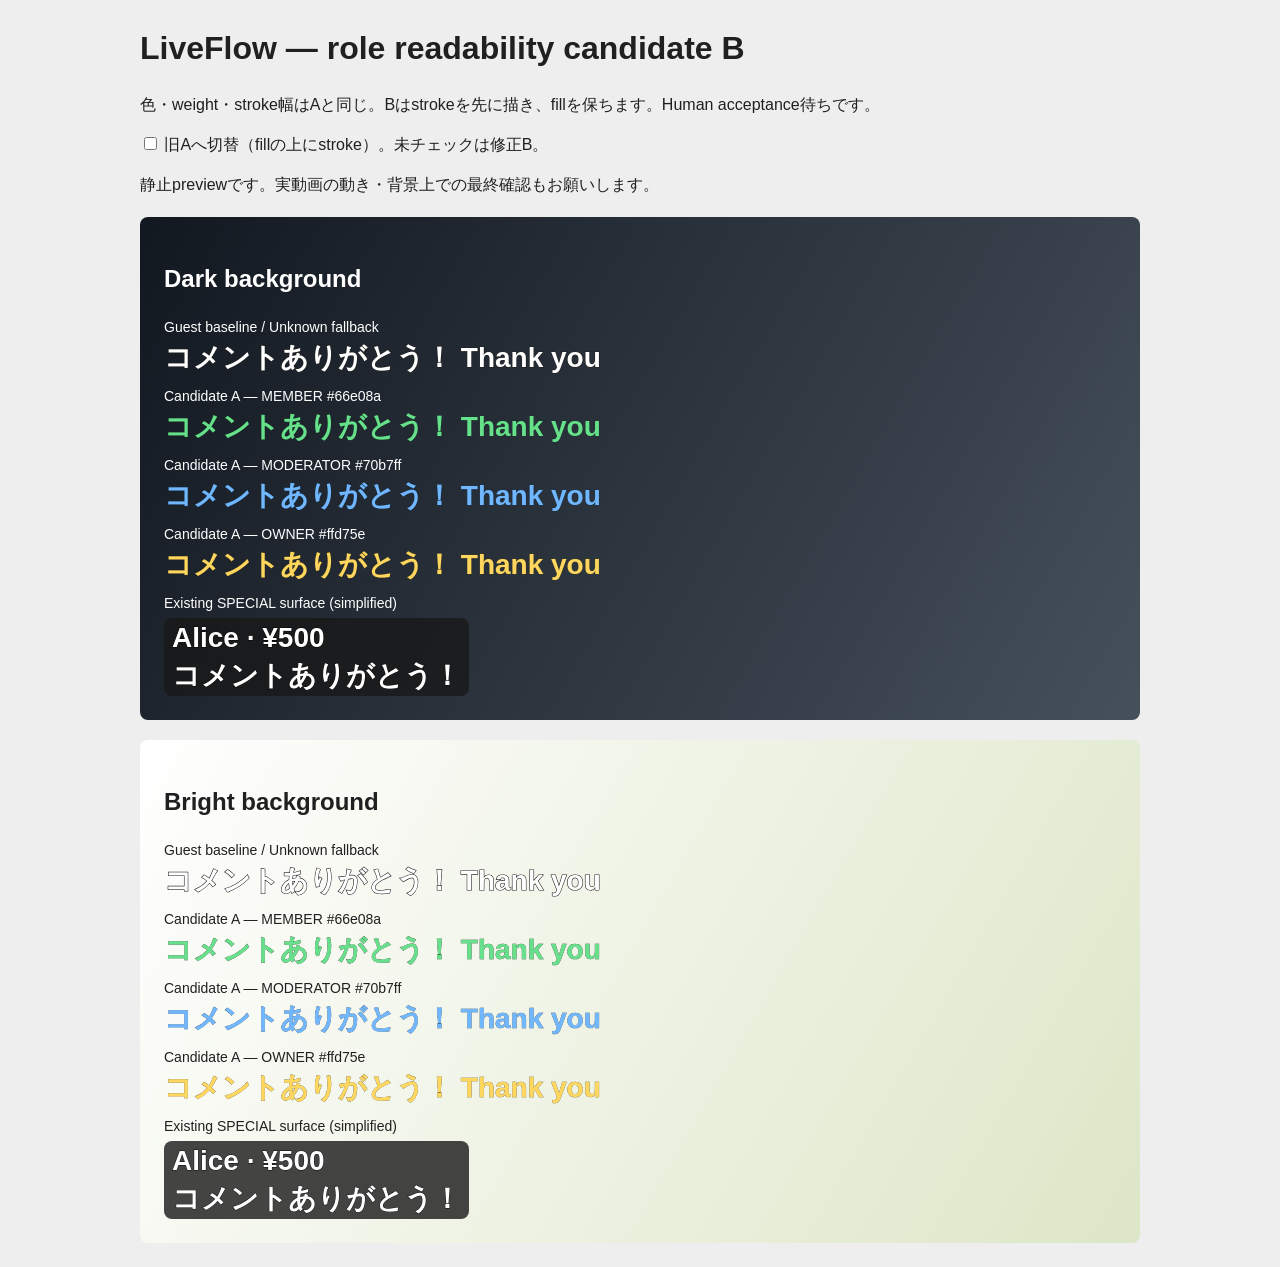
<file: docs/role-color-preview.html>
<!doctype html>
<html lang="ja">
<meta charset="utf-8">
<meta name="viewport" content="width=device-width,initial-scale=1">
<title>LiveFlow role color candidate B</title>
<style>
body { margin: 24px; font: 16px/1.5 sans-serif; color: #202020; background: #eee; }
main { max-width: 1000px; margin: auto; }
section { padding: 24px; margin: 20px 0; border-radius: 8px; }
.dark { background: linear-gradient(120deg,#121820,#46505b); color: white; }
.bright { background: linear-gradient(120deg,#fff,#dde6c7); }
.label { font-size: 14px; margin: 12px 0 4px; }
.liveflow-danmaku { display: inline-flex; align-items: center; gap: 6px; white-space: nowrap; font: 28px/32px sans-serif; font-weight: 600; }
.liveflow-danmaku[data-author-role="guest"] { color: #fff; -webkit-text-stroke: 1.1px #202020; paint-order: stroke fill; }
.liveflow-danmaku[data-author-role="member"] { color: #66e08a; -webkit-text-stroke: .45px #12381d; paint-order: stroke fill; }
.liveflow-danmaku[data-author-role="moderator"] { color: #70b7ff; -webkit-text-stroke: .45px #183b5c; paint-order: stroke fill; }
.liveflow-danmaku[data-author-role="owner"] { color: #ffd75e; -webkit-text-stroke: .45px #564813; paint-order: stroke fill; }
body:has(#baseline:checked) .liveflow-danmaku:not(.liveflow-danmaku-special)[data-author-role="member"],
body:has(#baseline:checked) .liveflow-danmaku:not(.liveflow-danmaku-special)[data-author-role="moderator"],
body:has(#baseline:checked) .liveflow-danmaku:not(.liveflow-danmaku-special)[data-author-role="owner"] { paint-order: normal; }
.liveflow-danmaku-special { display: flex; flex-direction: column; align-items: stretch; width: max-content; min-width: 180px; min-height: 68px; padding: 4px 8px; border-radius: 8px; background: rgba(24,24,24,.8); }
.liveflow-danmaku.liveflow-danmaku-special { -webkit-text-stroke: .8px rgba(0,0,0,.85); paint-order: stroke fill; }
</style>
<main>
<h1>LiveFlow — role readability candidate B</h1>
<p>色・weight・stroke幅はAと同じ。Bはstrokeを先に描き、fillを保ちます。Human acceptance待ちです。</p>
<label><input id="baseline" type="checkbox"> 旧Aへ切替（fillの上にstroke）。未チェックは修正B。</label>
<p>静止previewです。実動画の動き・背景上での最終確認もお願いします。</p>
<section class="dark">
<h2>Dark background</h2>
<div class="label">Guest baseline / Unknown fallback</div><div class="liveflow-danmaku" data-author-role="guest">コメントありがとう！ Thank you</div>
<div class="label">Candidate A — MEMBER #66e08a</div><div class="liveflow-danmaku" data-author-role="member">コメントありがとう！ Thank you</div>
<div class="label">Candidate A — MODERATOR #70b7ff</div><div class="liveflow-danmaku" data-author-role="moderator">コメントありがとう！ Thank you</div>
<div class="label">Candidate A — OWNER #ffd75e</div><div class="liveflow-danmaku" data-author-role="owner">コメントありがとう！ Thank you</div>
<div class="label">Existing SPECIAL surface (simplified)</div><div class="liveflow-danmaku liveflow-danmaku-special" style="color:#FFFFFF"><span>Alice · ¥500</span><span>コメントありがとう！</span></div>
</section>
<section class="bright">
<h2>Bright background</h2>
<div class="label">Guest baseline / Unknown fallback</div><div class="liveflow-danmaku" data-author-role="guest">コメントありがとう！ Thank you</div>
<div class="label">Candidate A — MEMBER #66e08a</div><div class="liveflow-danmaku" data-author-role="member">コメントありがとう！ Thank you</div>
<div class="label">Candidate A — MODERATOR #70b7ff</div><div class="liveflow-danmaku" data-author-role="moderator">コメントありがとう！ Thank you</div>
<div class="label">Candidate A — OWNER #ffd75e</div><div class="liveflow-danmaku" data-author-role="owner">コメントありがとう！ Thank you</div>
<div class="label">Existing SPECIAL surface (simplified)</div><div class="liveflow-danmaku liveflow-danmaku-special" style="color:#FFFFFF"><span>Alice · ¥500</span><span>コメントありがとう！</span></div>
</section>
</main>
</html>
</file>
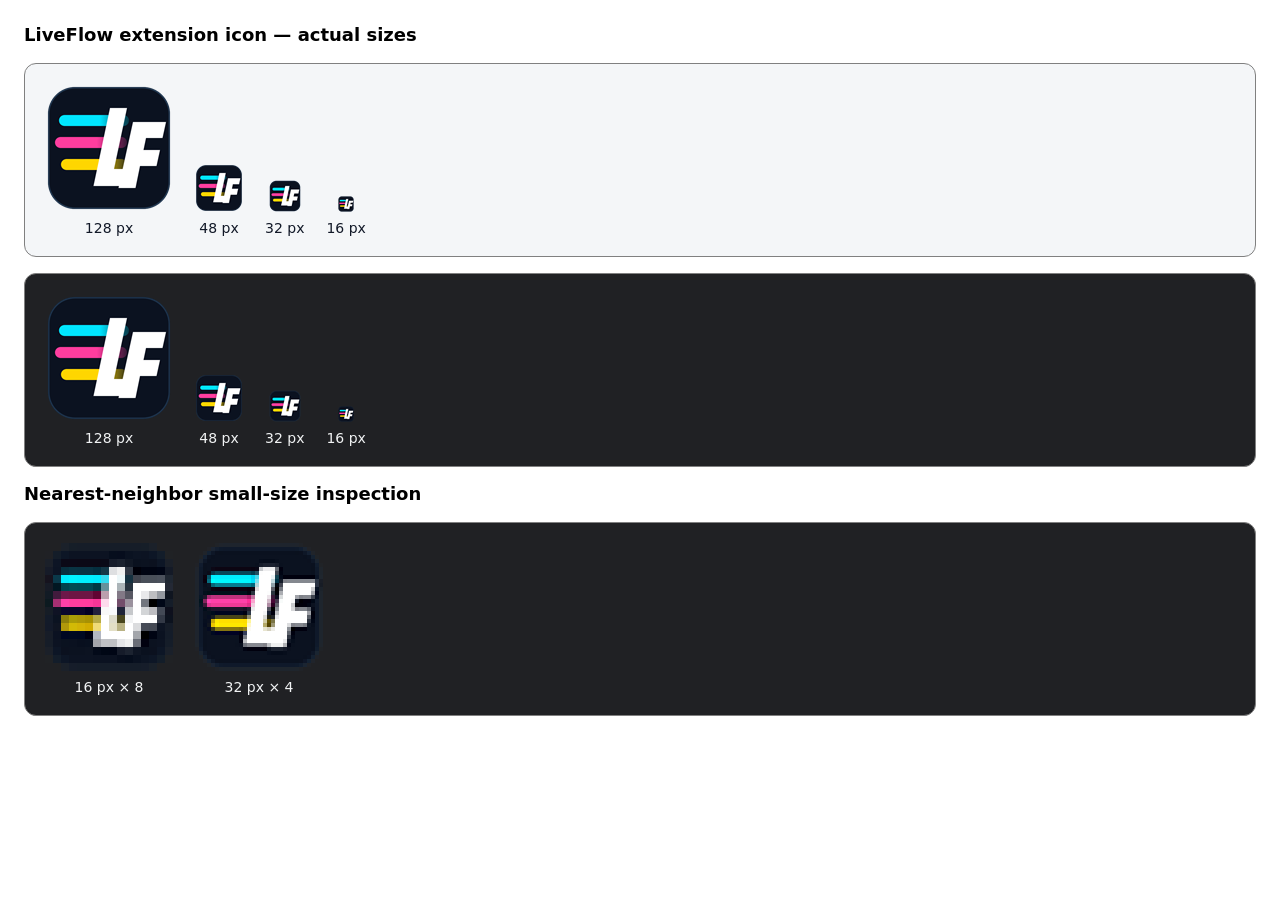
<file: icons/preview.html>
<!doctype html>
<meta charset="utf-8">
<title>LiveFlow icon preview</title>
<style>
  :root { color-scheme: light dark; font: 14px system-ui, sans-serif; }
  body { margin: 24px; background: Canvas; color: CanvasText; }
  h1 { font-size: 18px; margin: 0 0 18px; }
  .panel { display: flex; gap: 22px; align-items: end; padding: 20px; border: 1px solid GrayText; border-radius: 12px; margin-bottom: 16px; }
  .light { background: #f4f6f8; color: #111827; }
  .dark { background: #202124; color: #f1f3f4; }
  figure { margin: 0; text-align: center; }
  img { display: block; margin: 0 auto 8px; }
  .zoom img { width: 128px; height: 128px; image-rendering: pixelated; }
  figcaption { white-space: nowrap; }
</style>
<h1>LiveFlow extension icon — actual sizes</h1>
<div class="panel light">
  <figure><img src="icon128.png" width="128" height="128"><figcaption>128 px</figcaption></figure>
  <figure><img src="icon48.png" width="48" height="48"><figcaption>48 px</figcaption></figure>
  <figure><img src="icon32.png" width="32" height="32"><figcaption>32 px</figcaption></figure>
  <figure><img src="icon16.png" width="16" height="16"><figcaption>16 px</figcaption></figure>
</div>
<div class="panel dark">
  <figure><img src="icon128.png" width="128" height="128"><figcaption>128 px</figcaption></figure>
  <figure><img src="icon48.png" width="48" height="48"><figcaption>48 px</figcaption></figure>
  <figure><img src="icon32.png" width="32" height="32"><figcaption>32 px</figcaption></figure>
  <figure><img src="icon16.png" width="16" height="16"><figcaption>16 px</figcaption></figure>
</div>
<h1>Nearest-neighbor small-size inspection</h1>
<div class="panel zoom dark">
  <figure><img src="icon16.png"><figcaption>16 px × 8</figcaption></figure>
  <figure><img src="icon32.png"><figcaption>32 px × 4</figcaption></figure>
</div>
</file>
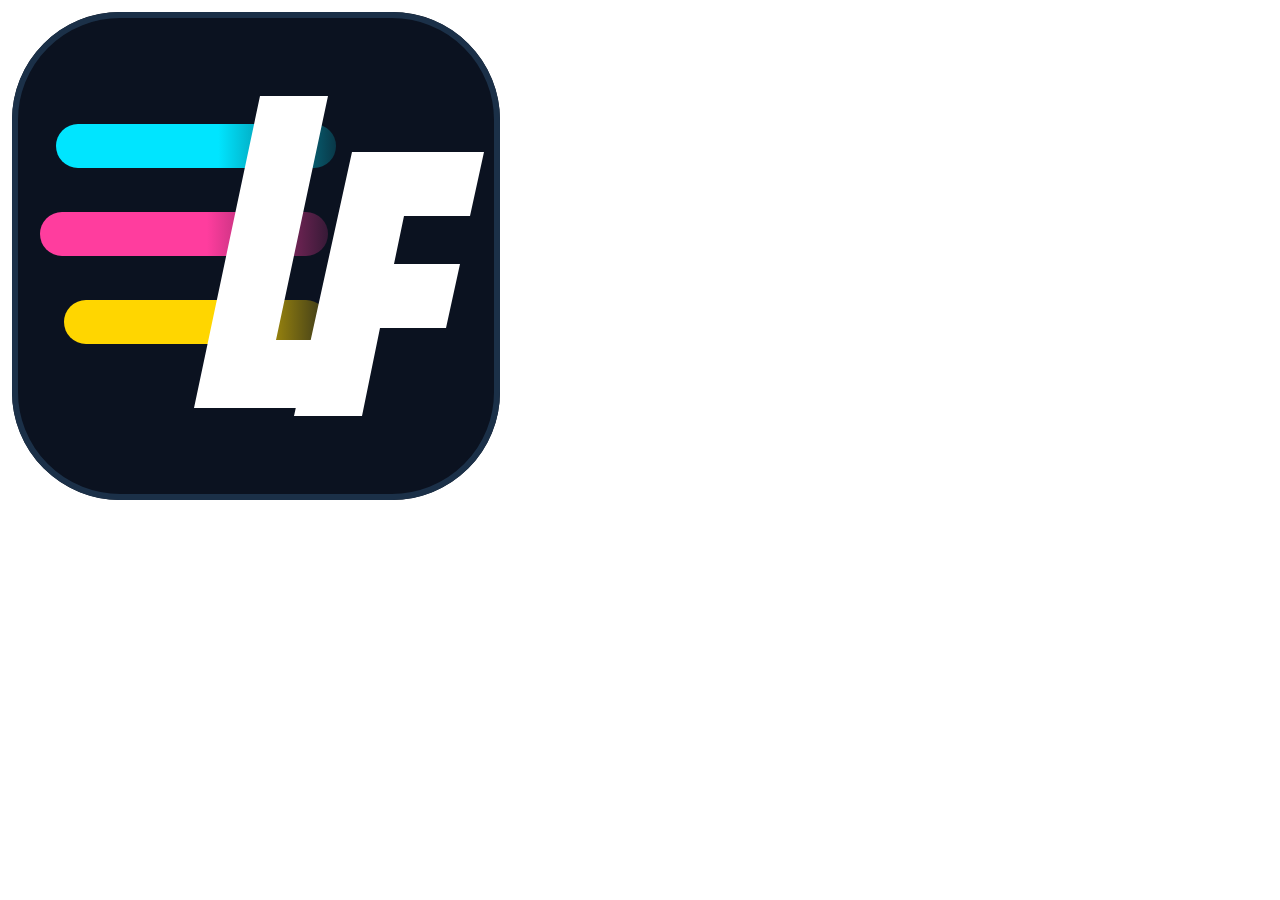
<file: icons/rasterize.html>
<!doctype html>
<meta charset="utf-8">
<style>
  html, body { margin: 0; width: 512px; height: 512px; overflow: hidden; background: transparent; }
  img { display: block; width: 512px; height: 512px; }
</style>
<img src="liveflow.svg" alt="">
</file>
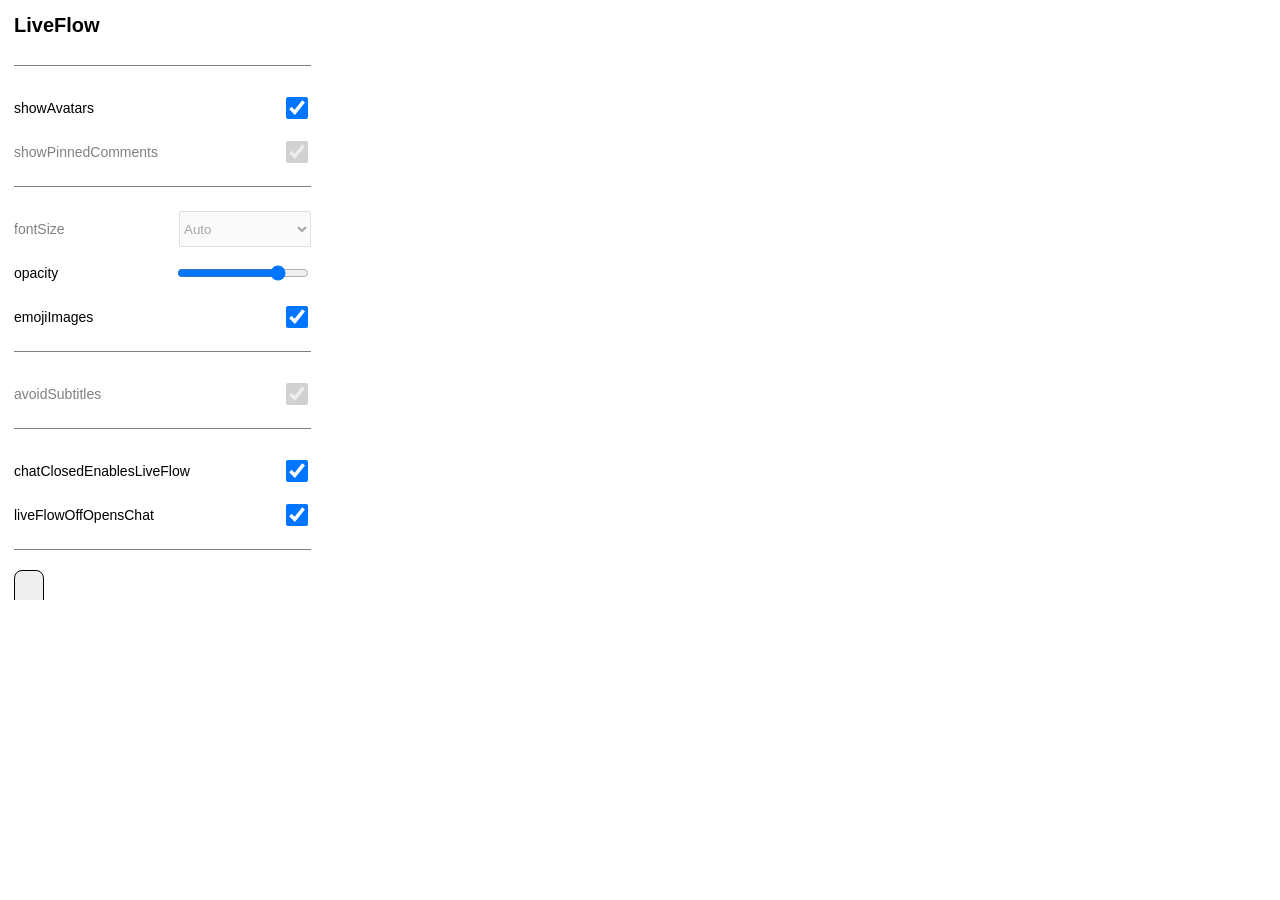
<file: popup/popup.html>
<!doctype html>
<html lang="ja">
<head>
    <meta charset="utf-8">
    <meta name="viewport" content="width=device-width, initial-scale=1">
    <title>LiveFlow</title>
    <link rel="stylesheet" href="popup.css">
</head>
<body>
    <main>
        <h1>LiveFlow</h1>
        <p class="scope-note" data-i18n="globalSettingsNote"></p>
        <section><h2 data-i18n="commentsSection"></h2><div id="comments-controls"></div></section>
        <section><h2 data-i18n="appearanceSection"></h2><div id="appearance-controls"></div></section>
        <section><h2 data-i18n="adaptiveSection"></h2><div id="adaptive-controls"></div></section>
        <section><h2 data-i18n="nativeChatSection"></h2><div id="native-chat-controls"></div></section>
        <section>
            <h2 data-i18n="otherSection"></h2>
            <button id="reset-settings" type="button" data-i18n="resetSettings"></button>
            <div id="reset-confirmation" class="reset-confirmation" aria-hidden="true">
                <span data-i18n="resetConfirmation"></span>
                <div class="reset-actions">
                    <button id="cancel-reset" type="button" data-i18n="cancel"></button>
                    <button id="confirm-reset" type="button" data-i18n="confirmReset"></button>
                </div>
            </div>
        </section>
        <p id="save-status" role="status" aria-live="polite"></p>
    </main>
    <script src="../src/settings-core.js"></script>
    <script src="popup.js"></script>
</body>
</html>
</file>
<file: popup/popup.css>
:root { color-scheme: light dark; font-family: Roboto, Arial, sans-serif; background: Canvas; color: CanvasText; }
html, body { margin: 0; width: 340px; background: Canvas; color: CanvasText; }
main { box-sizing: border-box; width: 340px; max-height: 600px; overflow-y: auto; scrollbar-gutter: stable; padding: 14px; }
h1 { margin: 0 0 4px; font-size: 20px; }
h2 { margin: 0 0 8px; font-size: 14px; }
.scope-note, #save-status { min-height: 1.2em; margin: 0 0 10px; color: GrayText; font-size: 12px; }
section { padding: 12px 0; border-top: 1px solid GrayText; }
.setting { display: flex; min-height: 44px; align-items: center; justify-content: space-between; gap: 12px; }
.setting > span { flex: 1; font-size: 14px; }
.setting input[type="checkbox"] { width: 22px; height: 22px; }
.setting input[type="range"], .setting select { width: 132px; min-height: 36px; }
.setting[data-ready="false"] { color: GrayText; }
button { min-height: 44px; padding: 0 14px; border: 1px solid ButtonText; border-radius: 8px; background: ButtonFace; color: ButtonText; }
button:focus-visible, input:focus-visible, select:focus-visible { outline: 2px solid Highlight; outline-offset: 2px; }
.reset-confirmation { box-sizing: border-box; min-height: 82px; margin-top: 8px; padding: 8px; border: 1px solid GrayText; border-radius: 8px; visibility: hidden; }
.reset-confirmation[data-open="true"] { visibility: visible; }
.reset-confirmation > span { display: block; margin-bottom: 8px; font-size: 13px; }
.reset-actions { display: flex; justify-content: flex-end; gap: 8px; }
</file>
